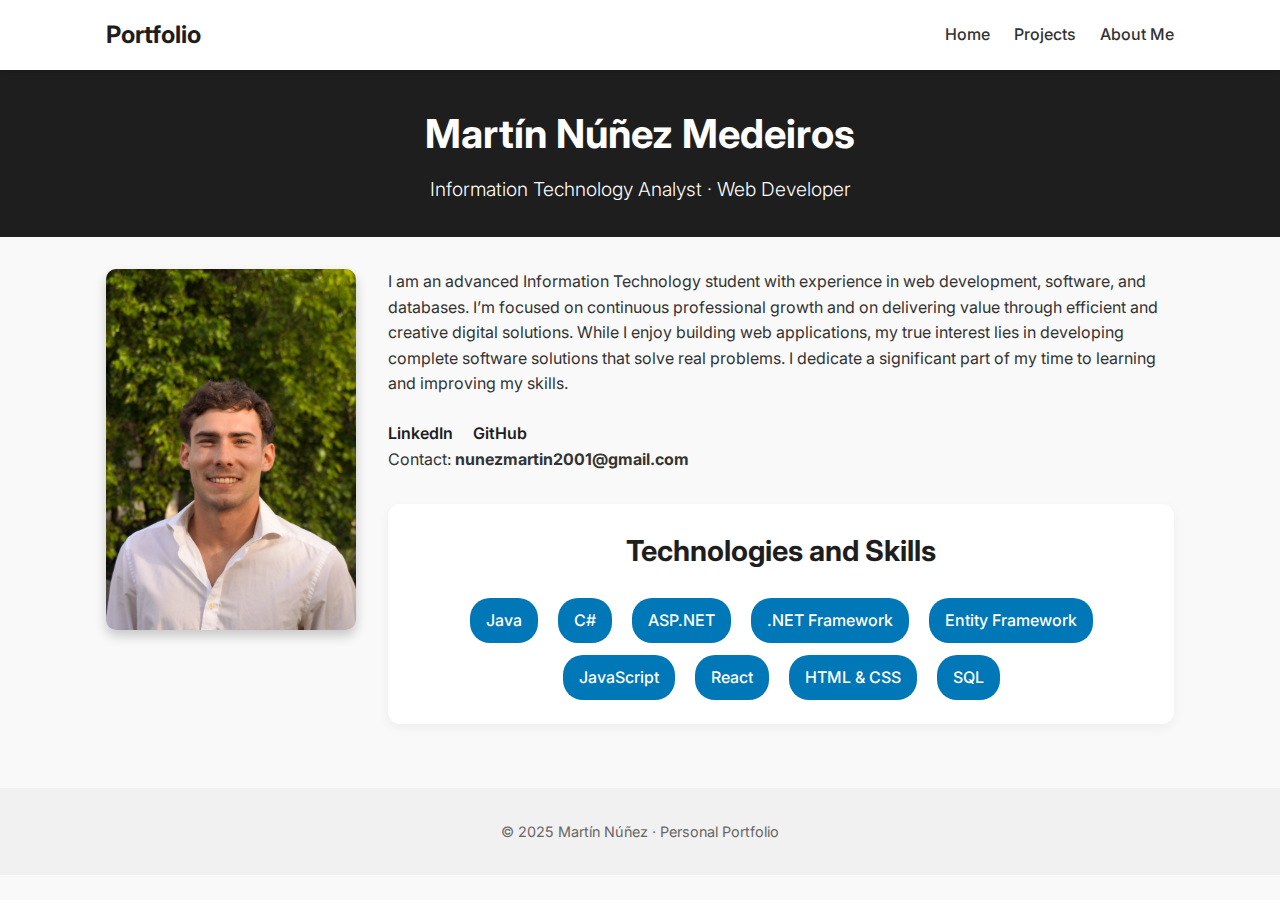
<file: index.html>
<!DOCTYPE html>
<html lang="en">
  <head>
    <meta charset="UTF-8" />
    <meta name="viewport" content="width=device-width, initial-scale=1.0" />
    <title>Portfolio</title>

    <link rel="stylesheet" href="estilos.css" />
    <link
      href="https://fonts.googleapis.com/css2?family=Inter:wght@400;700&display=swap"
      rel="stylesheet"
    />
  </head>
  <body>
    <nav>
      <div class="nav-container">
        <a href="index.html" class="logo">Portfolio</a>
        <ul class="nav-links">
          <li><a href="index.html">Home</a></li>
          <li><a href="proyectos.html">Projects</a></li>
          <li><a href="sobreMi.html">About Me</a></li>
        </ul>
        <button class="menu-toggle" onclick="toggleMenu()">☰</button>
      </div>
    </nav>

    <header>
      <h1>Martín Núñez Medeiros</h1>
      <p>Information Technology Analyst · Web Developer</p>
    </header>

    <div class="container">
      <div class="image-section">
        <img src="imgs/DSC04368 - copia.jpg" alt="Profile photo" />
      </div>
      <div class="info-section">
        <p>
           I am an advanced Information Technology student with experience in web development, software, and databases.
I’m focused on continuous professional growth and on delivering value through efficient and creative digital solutions.
While I enjoy building web applications, my true interest lies in developing complete software solutions that solve real problems.
I dedicate a significant part of my time to learning and improving my skills.
        </p>

        <div class="contact-links">
          <a
            href="https://www.linkedin.com/in/nu%C3%B1ezmedeirosmartin/"
            target="_blank"
            >LinkedIn</a
          >
          <a href="https://github.com/NunezMedeirosMartin/" target="_blank"
            >GitHub</a
          >
          <p>Contact: <strong>nunezmartin2001@gmail.com</strong></p>
        </div>
        <section class="tech-section">
          <h2>Technologies and Skills</h2>
          <ul class="tech-list">
            <li>Java</li>
            <li>C#</li>
            <li>ASP.NET</li>
            <li>.NET Framework</li>
            <li>Entity Framework</li>
            <li>JavaScript</li>
            <li>React</li>
            <li>HTML & CSS</li>
            <li>SQL</li>
          </ul>
        </section>
      </div>
    </div>

    <footer>© 2025 Martín Núñez · Personal Portfolio</footer>

    <script src="script.js"></script>
  </body>
</html>
</file>
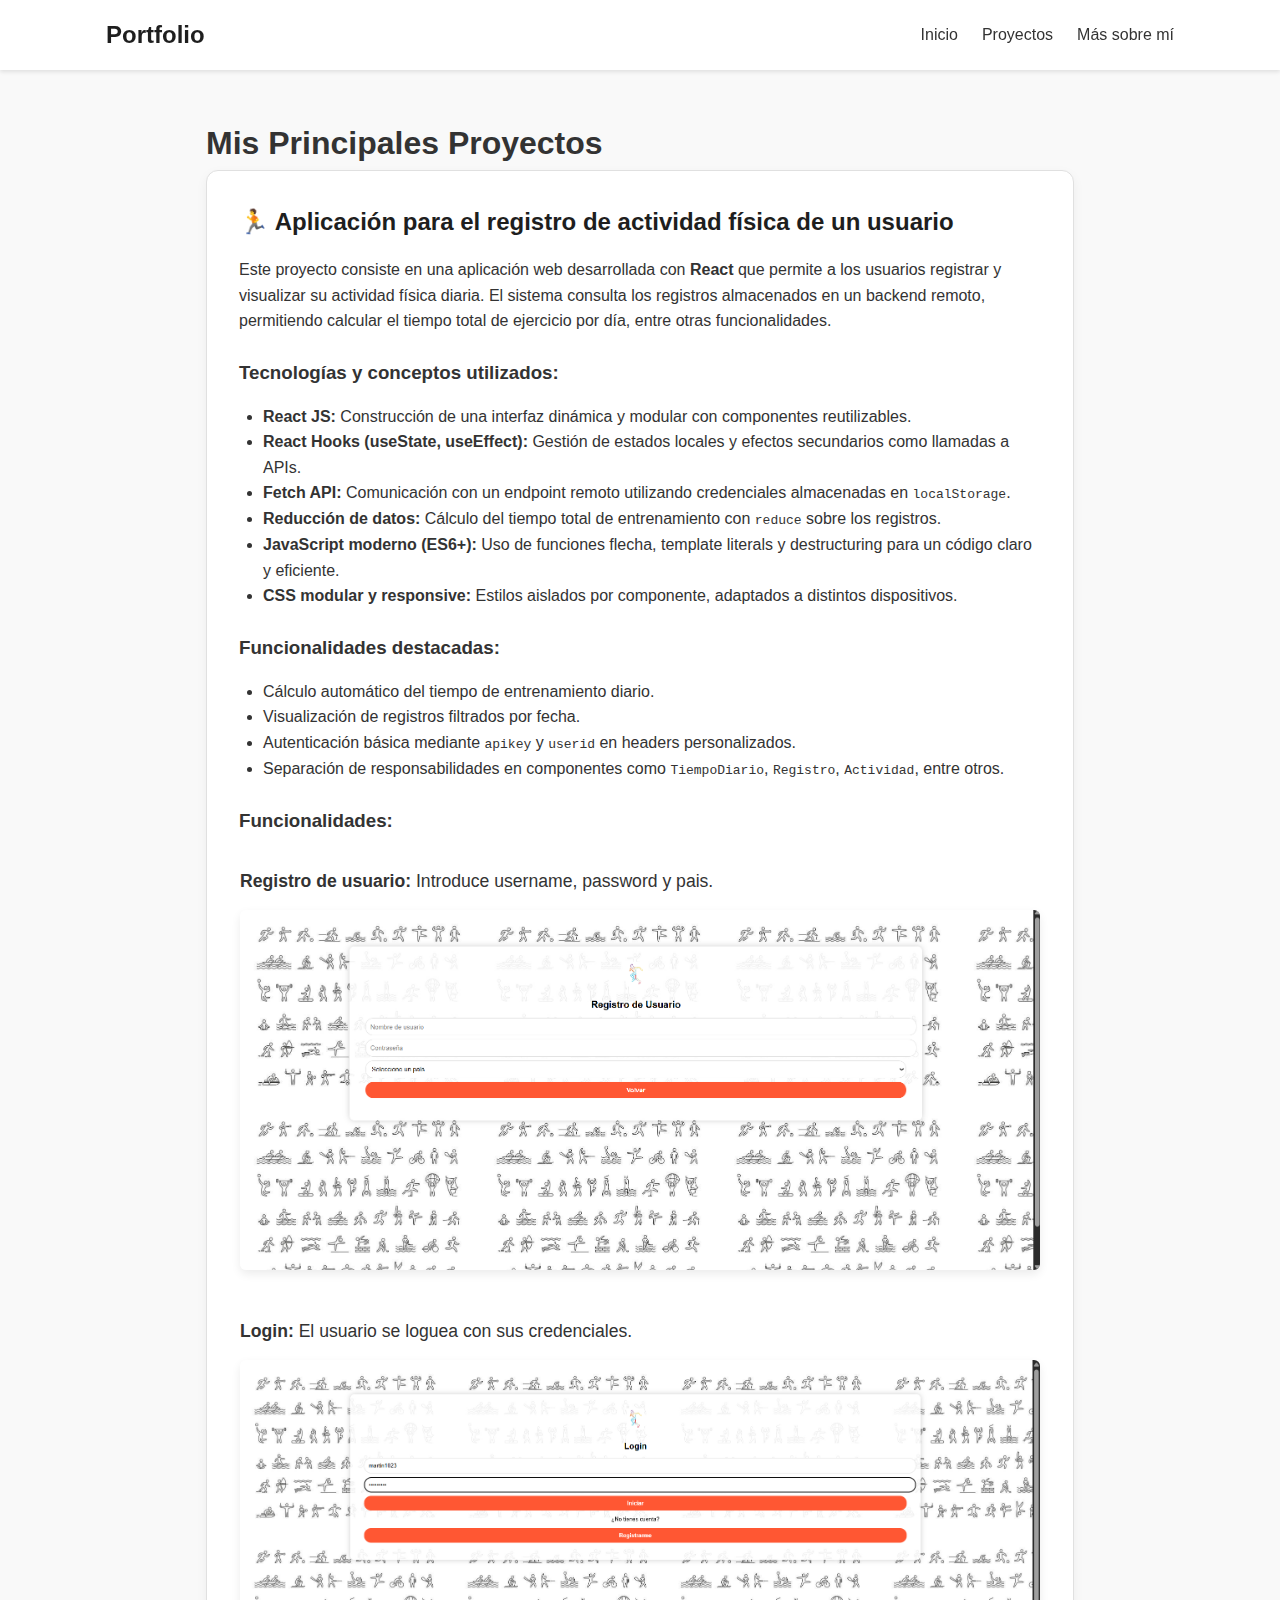
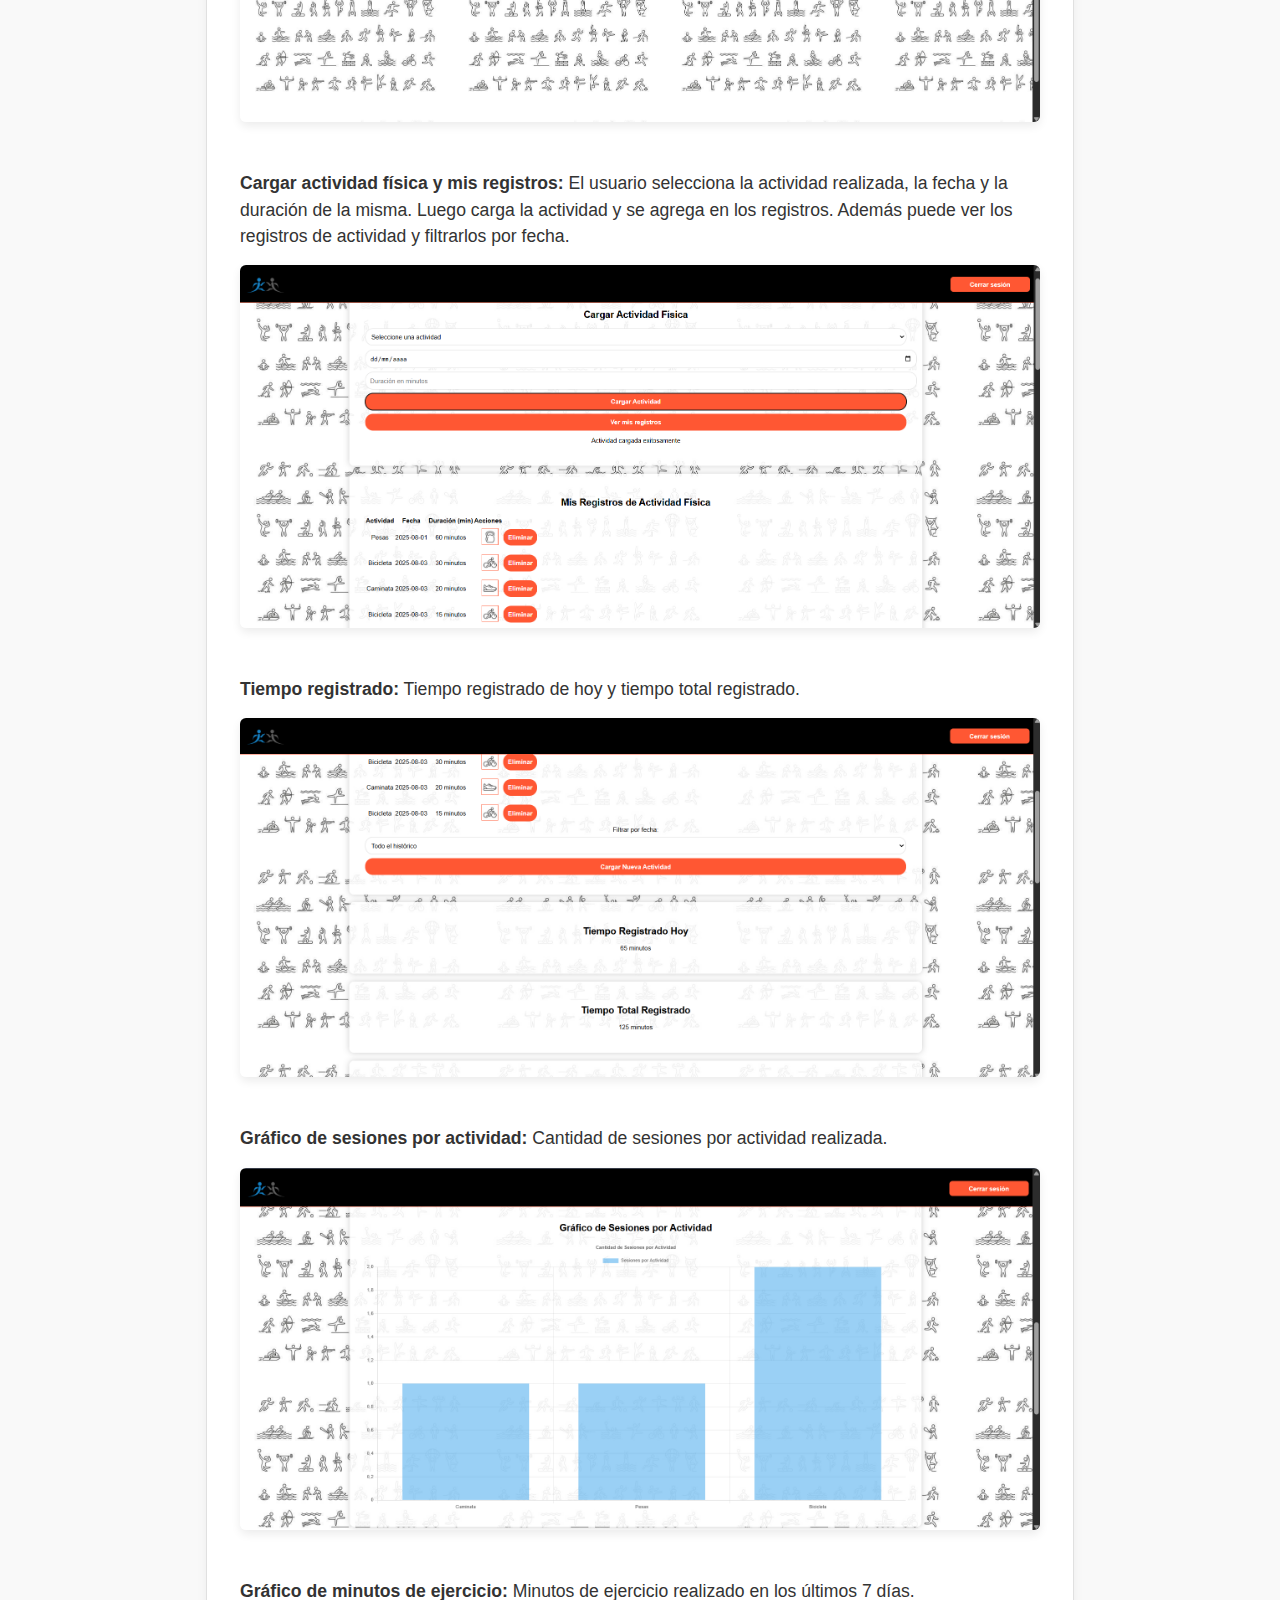
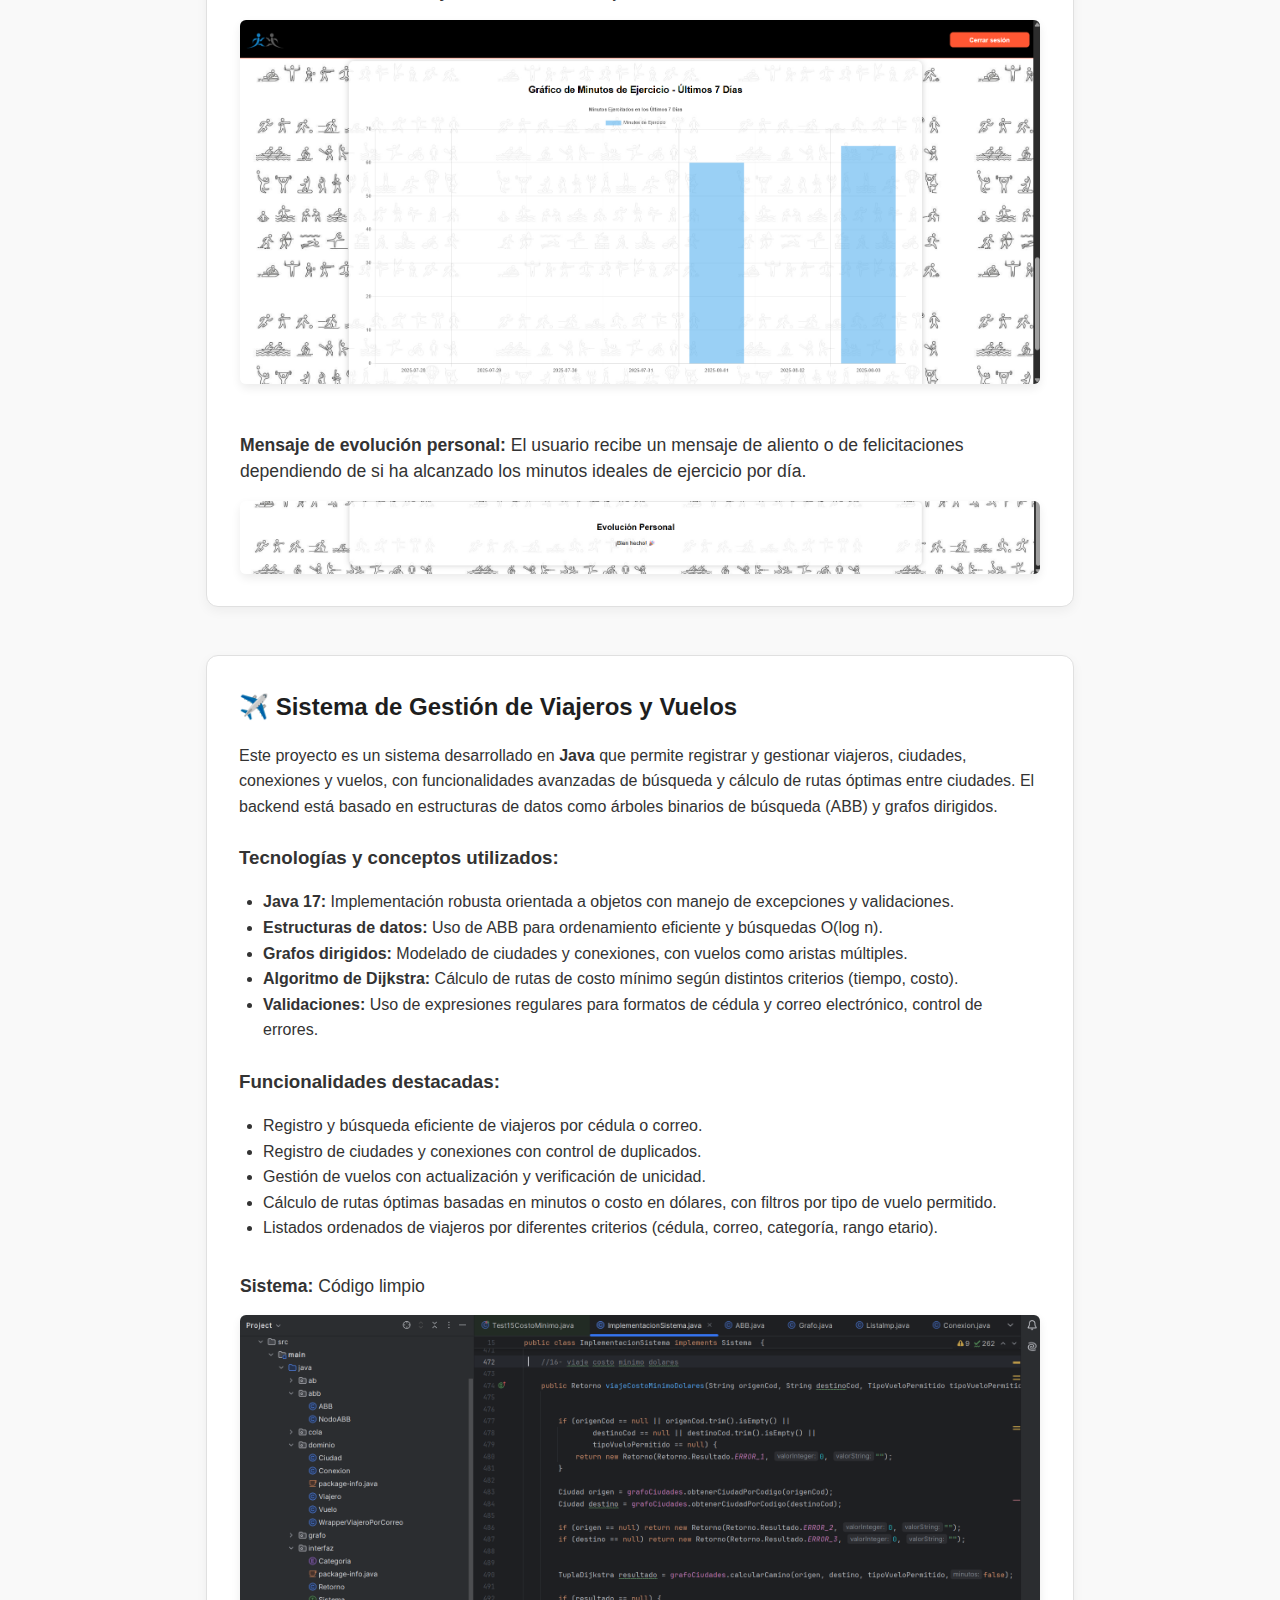
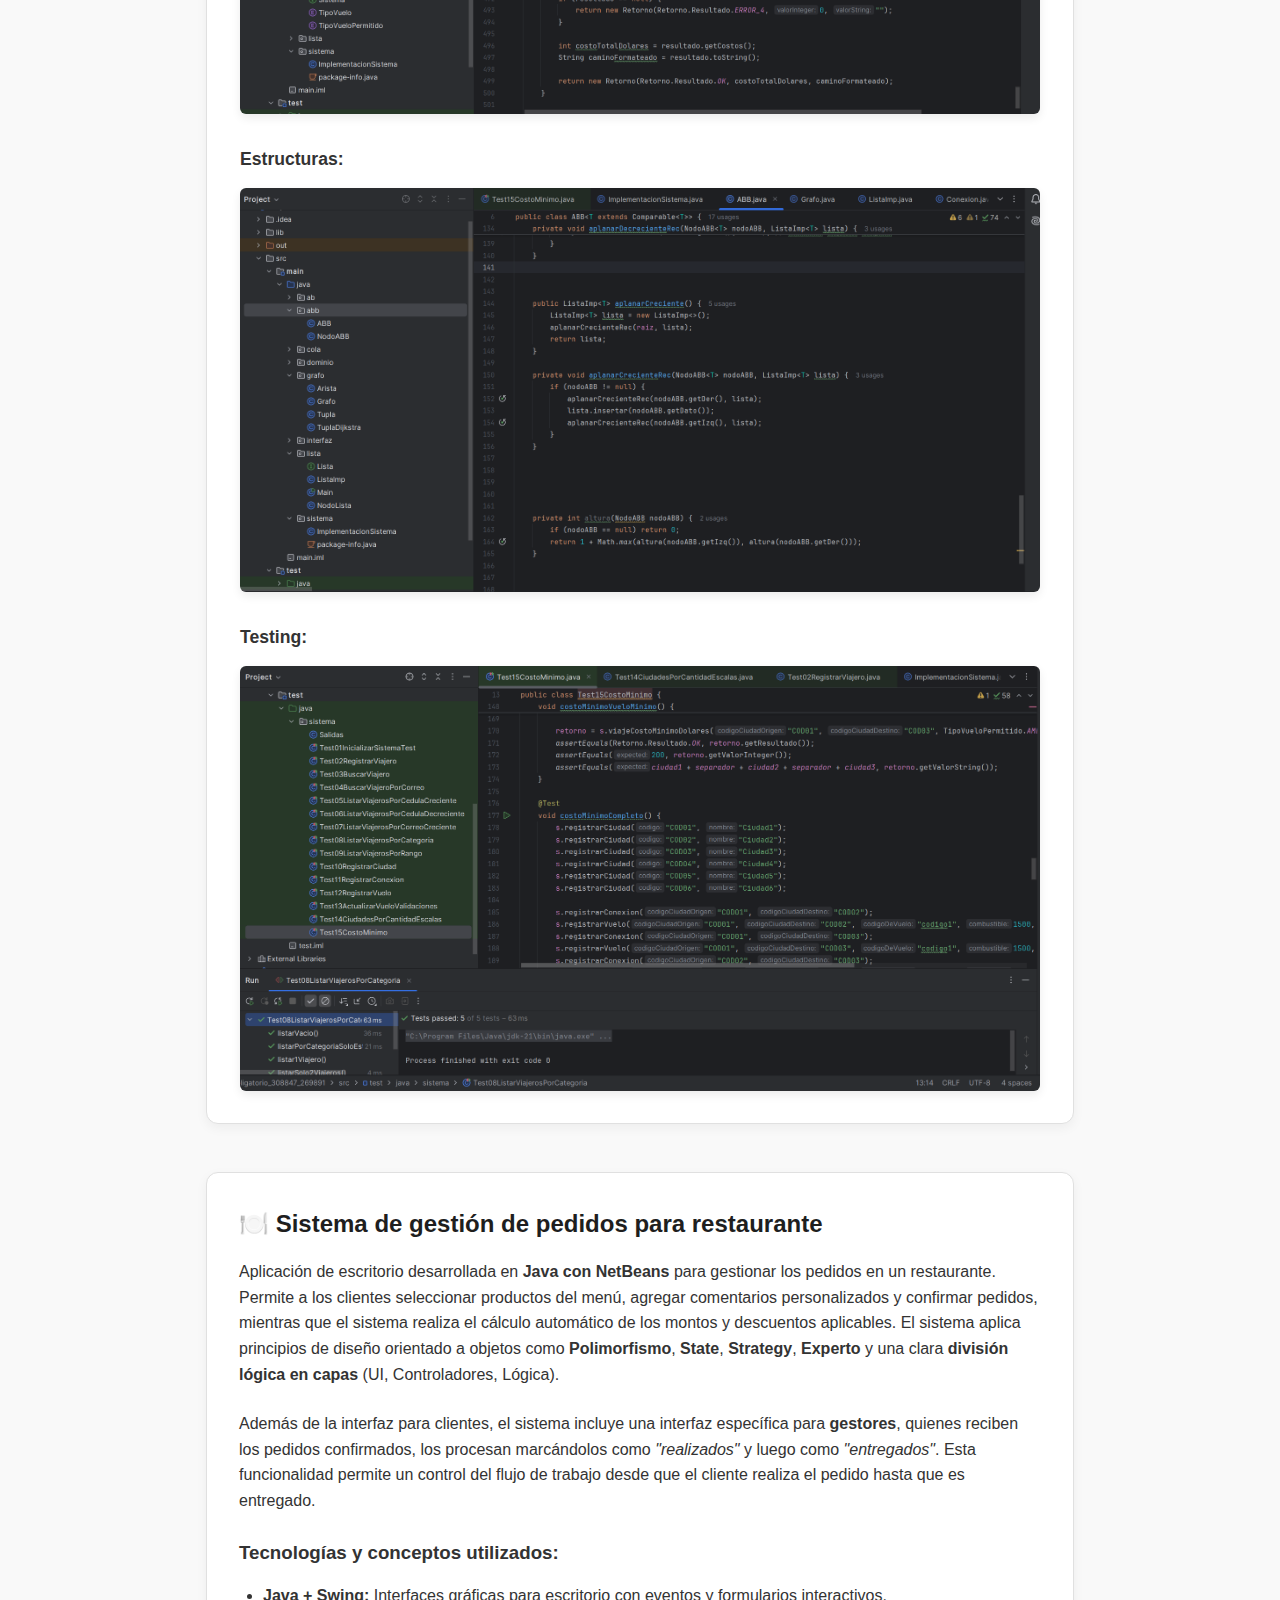
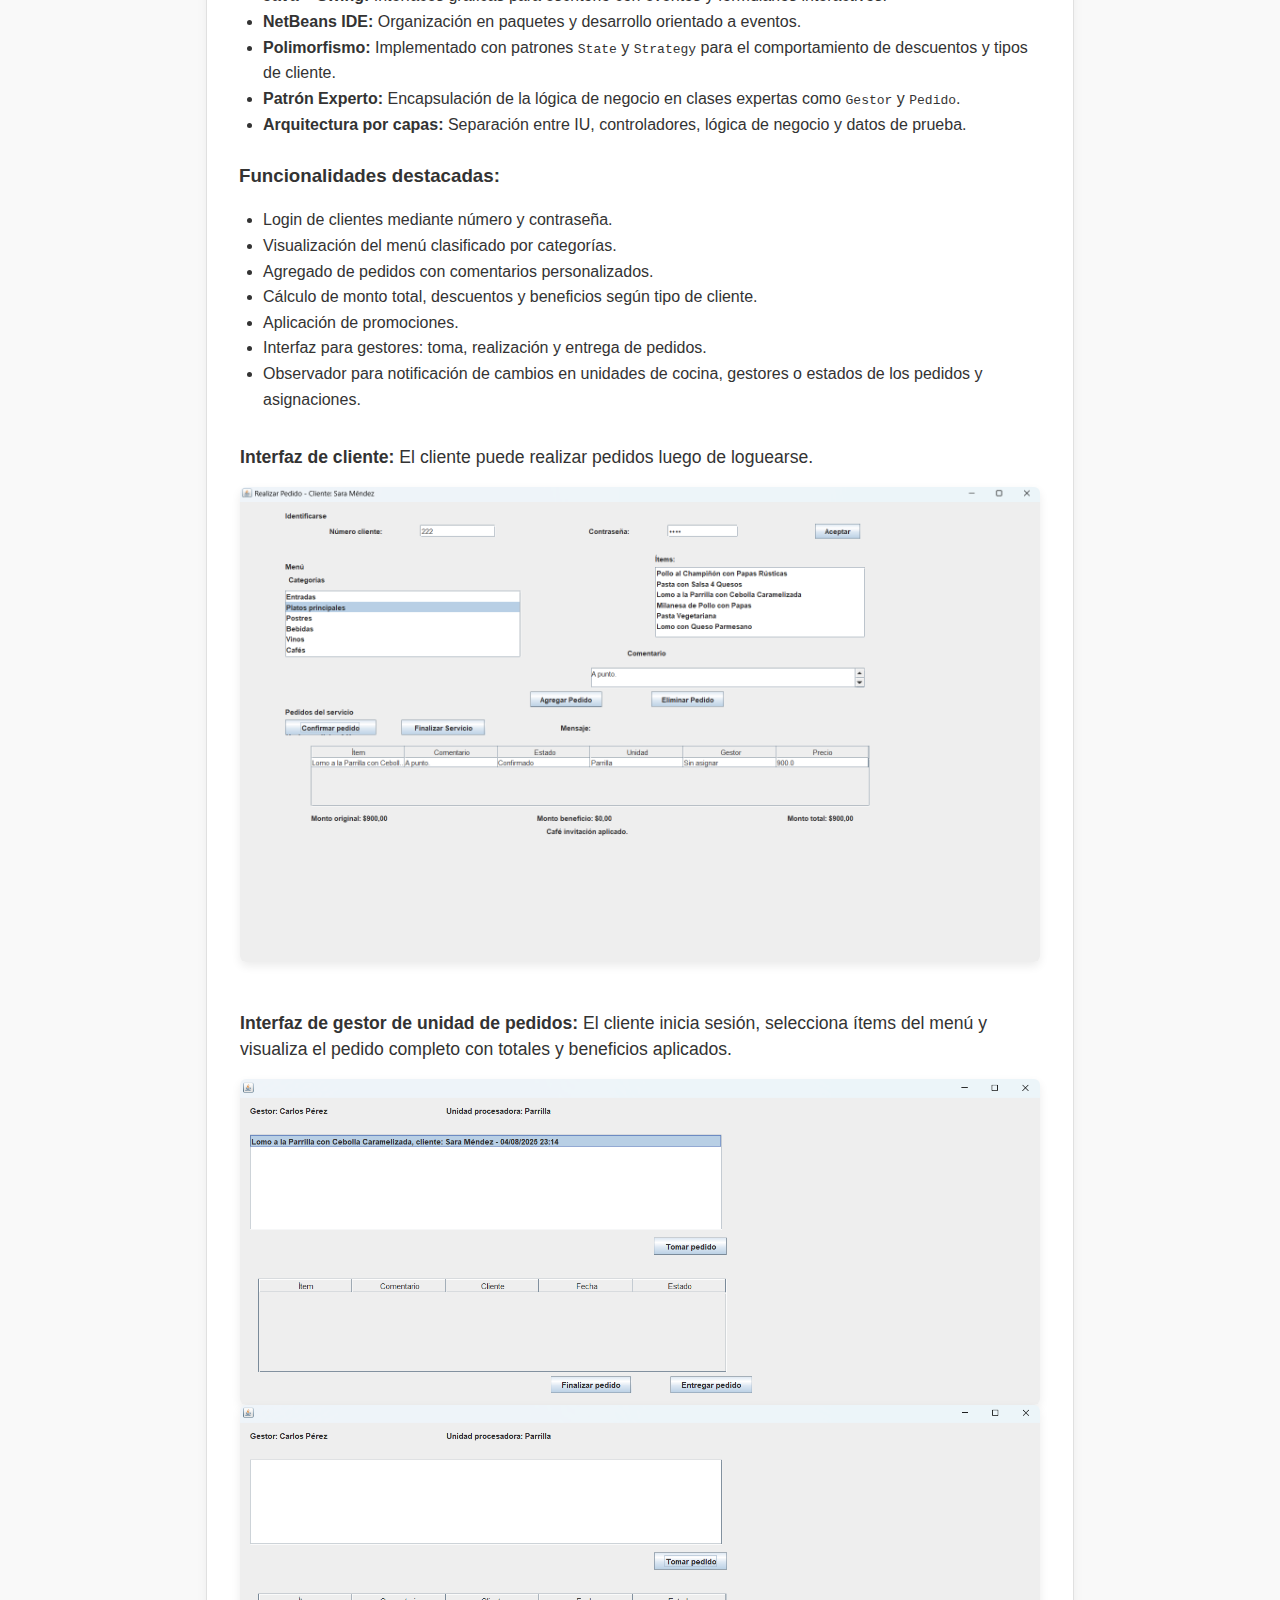
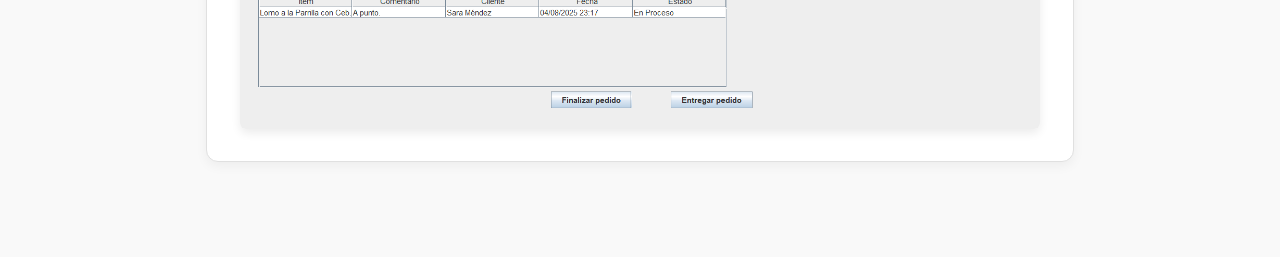
<file: proyectos.html>
<!DOCTYPE html>
<html lang="en">
<head>
    <meta charset="UTF-8">
    <meta name="viewport" content="width=device-width, initial-scale=1.0">
    <title>Document</title>
    <link rel="stylesheet" href="estilos.css" />
</head>
<body>
  <nav>
    <div class="nav-container">
      <a href="index.html" class="logo">Portfolio</a>
      <ul class="nav-links">
        <button class="menu-toggle" onclick="toggleMenu()">☰</button>
        <li><a href="index.html">Inicio</a></li>
        <li><a href="proyectos.html">Proyectos</a></li>
        <li><a href="sobreMi.html">Más sobre mí</a></li>
      </ul>
    </div>
  </nav>

  <main class="contenido">
    <h1>Mis Principales Proyectos</h1>

    <section class="proyecto">
  <h2>🏃 Aplicación para el registro de actividad física de un usuario</h2>

  <p>
    Este proyecto consiste en una aplicación web desarrollada con <strong>React</strong> que permite a los usuarios registrar y visualizar 
    su actividad física diaria. El sistema consulta los registros almacenados en un backend remoto, permitiendo calcular el tiempo total de 
    ejercicio por día, entre otras funcionalidades.
  </p>

  <h3> Tecnologías y conceptos utilizados:</h3>
  <ul>
    <li><strong>React JS:</strong> Construcción de una interfaz dinámica y modular con componentes reutilizables.</li>
    <li><strong>React Hooks (useState, useEffect):</strong> Gestión de estados locales y efectos secundarios como llamadas a APIs.</li>
    <li><strong>Fetch API:</strong> Comunicación con un endpoint remoto utilizando credenciales almacenadas en <code>localStorage</code>.</li>
    <li><strong>Reducción de datos:</strong> Cálculo del tiempo total de entrenamiento con <code>reduce</code> sobre los registros.</li>
    <li><strong>JavaScript moderno (ES6+):</strong> Uso de funciones flecha, template literals y destructuring para un código claro y eficiente.</li>
    <li><strong>CSS modular y responsive:</strong> Estilos aislados por componente, adaptados a distintos dispositivos.</li>
  </ul>

  <h3> Funcionalidades destacadas:</h3>
  <ul>
    <li>Cálculo automático del tiempo de entrenamiento diario.</li>
    <li>Visualización de registros filtrados por fecha.</li>
    <li>Autenticación básica mediante <code>apikey</code> y <code>userid</code> en headers personalizados.</li>
    <li>Separación de responsabilidades en componentes como <code>TiempoDiario</code>, <code>Registro</code>, <code>Actividad</code>, entre otros.</li>
  </ul>

  <h3>Funcionalidades:</h3>
<div class="galeria">
  <figure>
    <figcaption><strong>Registro de usuario:</strong> Introduce username, password y pais.</figcaption>
    <img src="imgs/actFisica1.png" alt="Pantalla de registro">
  </figure>

  <figure>
    <figcaption><strong>Login:</strong> El usuario se loguea con sus credenciales.</figcaption>
    <img src="imgs/actFisica2.png" alt="Login">
  </figure>

  <figure>
    <figcaption><strong>Cargar actividad física y mis registros:</strong> El usuario selecciona la actividad realizada, la fecha y la duración de la misma. Luego 
        carga la actividad y se agrega en los registros. Además puede ver los registros de actividad y filtrarlos por fecha.</figcaption>
    <img src="imgs/actFisica4.png" alt= "Cargar actividad y registro">
  </figure>

  <figure>
    <figcaption><strong>Tiempo registrado:</strong> Tiempo registrado de hoy y tiempo total registrado.</figcaption>
    <img src="imgs/actFisica5.png" alt="Tiempo registrado">
  </figure>

  <figure>
    <figcaption><strong>Gráfico de sesiones por actividad:</strong> Cantidad de sesiones por actividad realizada.</figcaption>
    <img src="imgs/actFisica6.png" alt="Grafico sesiones.">
  </figure>

  <figure>
    <figcaption><strong>Gráfico de minutos de ejercicio:</strong> Minutos de ejercicio realizado en los últimos 7 días.</figcaption>
    <img src="imgs/actFisica7.png" alt="Gráfico minutos">
  </figure>

  <figure>
    <figcaption><strong>Mensaje de evolución personal:</strong> El usuario recibe un mensaje de aliento o de felicitaciones dependiendo
        de si ha alcanzado los minutos ideales de ejercicio por día.</figcaption>
    <img src="imgs/actFisica8.png" alt="Mensaje al usuario">
  </figure>
</div>

</section>

<section class="proyecto">
  <h2>✈️ Sistema de Gestión de Viajeros y Vuelos</h2>

  <p>
    Este proyecto es un sistema desarrollado en <strong>Java</strong> que permite registrar y gestionar viajeros, ciudades, conexiones y vuelos,
    con funcionalidades avanzadas de búsqueda y cálculo de rutas óptimas entre ciudades. El backend está basado en estructuras de datos
    como árboles binarios de búsqueda (ABB) y grafos dirigidos.
  </p>

  <h3> Tecnologías y conceptos utilizados:</h3>
  <ul>
    <li><strong>Java 17:</strong> Implementación robusta orientada a objetos con manejo de excepciones y validaciones.</li>
    <li><strong>Estructuras de datos:</strong> Uso de ABB para ordenamiento eficiente y búsquedas O(log n).</li>
    <li><strong>Grafos dirigidos:</strong> Modelado de ciudades y conexiones, con vuelos como aristas múltiples.</li>
    <li><strong>Algoritmo de Dijkstra:</strong> Cálculo de rutas de costo mínimo según distintos criterios (tiempo, costo).</li>
    <li><strong>Validaciones:</strong> Uso de expresiones regulares para formatos de cédula y correo electrónico, control de errores.</li>
  </ul>

  <h3> Funcionalidades destacadas:</h3>
  <ul>
    <li>Registro y búsqueda eficiente de viajeros por cédula o correo.</li>
    <li>Registro de ciudades y conexiones con control de duplicados.</li>
    <li>Gestión de vuelos con actualización y verificación de unicidad.</li>
    <li>Cálculo de rutas óptimas basadas en minutos o costo en dólares, con filtros por tipo de vuelo permitido.</li>
    <li>Listados ordenados de viajeros por diferentes criterios (cédula, correo, categoría, rango etario).</li>
  </ul>

  <div class="galeria">
    <figure>
      <figcaption><strong>Sistema: </strong> Código limpio</figcaption>
      <img src="imgs/sistemaDeAerolineas3.png" alt="sistema" />
    </figure>
  </div>
  <div class="galeria">
    <figure>
      <figcaption><strong>Estructuras:</strong></figcaption>
      <img src="imgs/sistemaDeAerolineas2.png" alt="estructuras" />
    </figure>
  </div>
  <div class="galeria">
    <figure>
      <figcaption><strong>Testing:</strong></figcaption>
      <img src="imgs/sistemaDeAerolineas.png" alt="testing" />
    </figure>
  </div>
</section>



<section class="proyecto">
  <h2>🍽️ Sistema de gestión de pedidos para restaurante</h2>

  <p>
    Aplicación de escritorio desarrollada en <strong>Java con NetBeans</strong> para gestionar los pedidos en un restaurante. Permite a los
     clientes seleccionar productos del menú, agregar comentarios personalizados y confirmar pedidos, mientras que el sistema realiza el cálculo
      automático de los montos y descuentos aplicables.  
    El sistema aplica principios de diseño orientado a objetos como <strong>Polimorfismo</strong>, <strong>State</strong>, 
    <strong>Strategy</strong>, <strong>Experto</strong> y una clara <strong>división lógica en capas</strong> (UI, Controladores, Lógica).
  </p>

  <p>
    Además de la interfaz para clientes, el sistema incluye una interfaz específica para <strong>gestores</strong>, quienes reciben los pedidos 
    confirmados, los procesan marcándolos como <em>"realizados"</em> y luego como <em>"entregados"</em>. Esta funcionalidad permite un control 
    del flujo de trabajo desde que el cliente realiza el pedido hasta que es entregado.
  </p>

  <h3> Tecnologías y conceptos utilizados:</h3>
  <ul>
    <li><strong>Java + Swing:</strong> Interfaces gráficas para escritorio con eventos y formularios interactivos.</li>
    <li><strong>NetBeans IDE:</strong> Organización en paquetes y desarrollo orientado a eventos.</li>
    <li><strong>Polimorfismo:</strong> Implementado con patrones <code>State</code> y <code>Strategy</code> para el comportamiento de descuentos 
      y tipos de cliente.</li>
    <li><strong>Patrón Experto:</strong> Encapsulación de la lógica de negocio en clases expertas como <code>Gestor</code> y <code>Pedido</code>.
    </li>
    <li><strong>Arquitectura por capas:</strong> Separación entre IU, controladores, lógica de negocio y datos de prueba.</li>
  </ul>

  <h3> Funcionalidades destacadas:</h3>
  <ul>
    <li>Login de clientes mediante número y contraseña.</li>
    <li>Visualización del menú clasificado por categorías.</li>
    <li>Agregado de pedidos con comentarios personalizados.</li>
    <li>Cálculo de monto total, descuentos y beneficios según tipo de cliente.</li>
    <li>Aplicación de promociones.</li>
    <li>Interfaz para gestores: toma, realización y entrega de pedidos.</li>
    <li>Observador para notificación de cambios en unidades de cocina, gestores o estados de los pedidos y asignaciones.</li>
  </ul>

  <div class="galeria">
    <figure>
    <figcaption><strong>Interfaz de cliente:</strong> El cliente puede realizar pedidos luego de loguearse.</figcaption>
    <img src="imgs/restauranteInterfazCliente2.png" alt="Interfaz Cliente">
  </figure>

  <figure>
    <figcaption><strong>Interfaz de gestor de unidad de pedidos:</strong> El cliente inicia sesión, selecciona ítems del menú y visualiza 
      el pedido completo con totales y beneficios aplicados.</figcaption>
      <img src="imgs/restauranteInterfazGestor2.png" alt="Interfaz Gestor Pedidos1">
    <img src="imgs/restauranteInterfazGestor1.png" alt="Interfaz Gestor Pedidos2">
  </figure>

</section>


  </main>

<script src="script.js"></script>



</body>
</html>
</file>
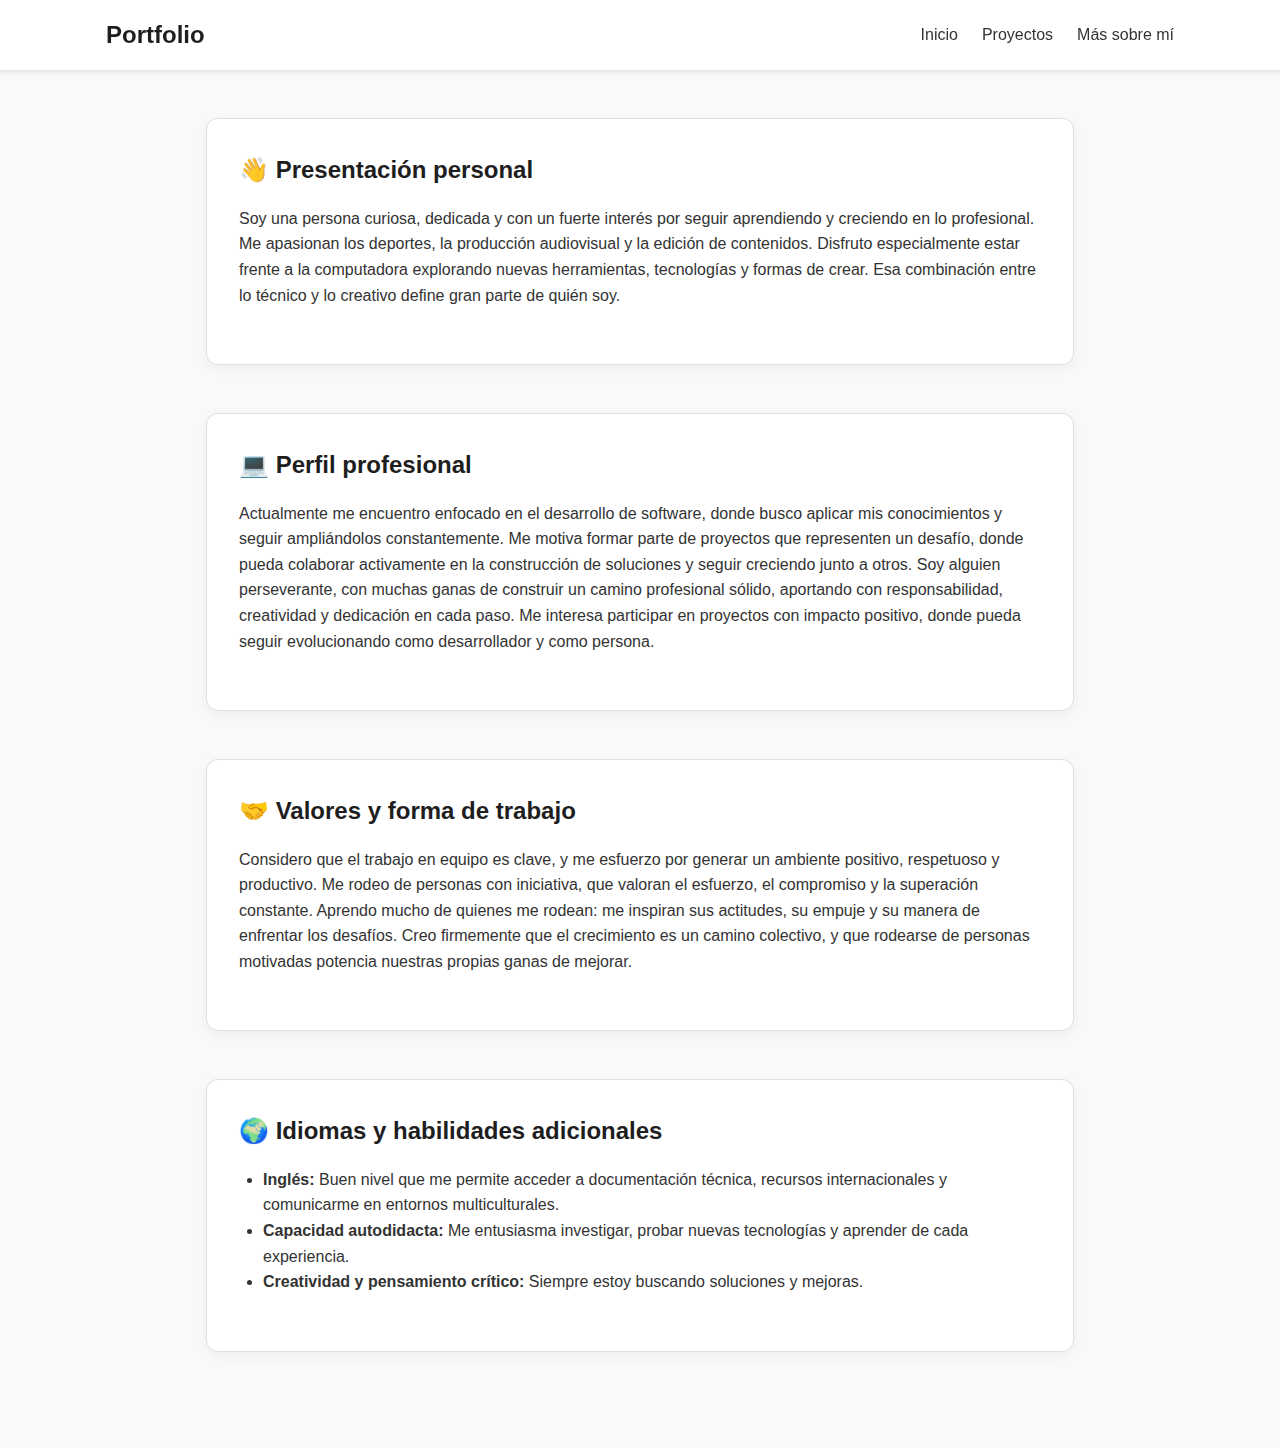
<file: sobreMi.html>
<!DOCTYPE html>
<html lang="es">
<head>
  <meta charset="UTF-8" />
  <meta name="viewport" content="width=device-width, initial-scale=1.0"/>
  <title>Sobre mí</title>
  <link rel="stylesheet" href="estilos.css" />
</head>
<body>
  <nav>
    <div class="nav-container">
      <a href="index.html" class="logo">Portfolio</a>
      <ul class="nav-links">
        <button class="menu-toggle" onclick="toggleMenu()">☰</button>
        <li><a href="index.html">Inicio</a></li>
        <li><a href="proyectos.html">Proyectos</a></li>
        <li><a href="sobreMi.html">Más sobre mí</a></li>
      </ul>
    </div>
  </nav>

  <main class="contenido">
    

    <section class="proyecto">
      <h2>👋 Presentación personal</h2>
      <p>
        Soy una persona curiosa, dedicada y con un fuerte interés por seguir aprendiendo y creciendo en lo profesional.
        Me apasionan los deportes, la producción audiovisual y la edición de contenidos. Disfruto especialmente estar frente a la computadora explorando nuevas herramientas, tecnologías y formas de crear. Esa combinación entre lo técnico y lo creativo define gran parte de quién soy.
      </p>
    </section>

    <section class="proyecto">
      <h2>💻 Perfil profesional</h2>
      <p>
        Actualmente me encuentro enfocado en el desarrollo de software, donde busco aplicar mis conocimientos y seguir ampliándolos constantemente.
        Me motiva formar parte de proyectos que representen un desafío, donde pueda colaborar activamente en la construcción de soluciones y seguir creciendo junto a otros.
        Soy alguien perseverante, con muchas ganas de construir un camino profesional sólido, aportando con responsabilidad, creatividad y dedicación en cada paso.
        Me interesa participar en proyectos con impacto positivo, donde pueda seguir evolucionando como desarrollador y como persona.
      </p>
    </section>

    <section class="proyecto">
      <h2>🤝 Valores y forma de trabajo</h2>
      <p>
        Considero que el trabajo en equipo es clave, y me esfuerzo por generar un ambiente positivo, respetuoso y productivo.
        Me rodeo de personas con iniciativa, que valoran el esfuerzo, el compromiso y la superación constante.
        Aprendo mucho de quienes me rodean: me inspiran sus actitudes, su empuje y su manera de enfrentar los desafíos.
        Creo firmemente que el crecimiento es un camino colectivo, y que rodearse de personas motivadas potencia nuestras propias ganas de mejorar.
      </p>
    </section>

    <section class="proyecto">
      <h2>🌍 Idiomas y habilidades adicionales</h2>
      <ul>
        <li><strong>Inglés:</strong> Buen nivel que me permite acceder a documentación técnica, recursos internacionales y comunicarme en entornos multiculturales.</li>
        <li><strong>Capacidad autodidacta:</strong> Me entusiasma investigar, probar nuevas tecnologías y aprender de cada experiencia.</li>
        <li><strong>Creatividad y pensamiento crítico:</strong> Siempre estoy buscando soluciones y mejoras.</li>
      </ul>
    </section>
  </main>

  <script src="script.js"></script>


</body>
</html>
</file>
<file: estilos.css>
/* Reset básico */
* {
  margin: 0;
  padding: 0;
  box-sizing: border-box;
}

body {
  font-family: 'Inter', sans-serif;
  background-color: #f9f9f9;
  color: #333;
  line-height: 1.6;
}


/* Navbar */
nav {
  background-color: #ffffff;
  box-shadow: 0 2px 4px rgba(0, 0, 0, 0.1);
  padding: 1rem 0;
  position: sticky;
  top: 0;
  z-index: 1000;
}

.nav-container {
  max-width: 1100px;
  margin: 0 auto;
  padding: 0 1rem;
  display: flex;
  justify-content: space-between;
  align-items: center;
}

.logo {
  font-weight: bold;
  font-size: 1.5rem;
  color: #1e1e1e;
  text-decoration: none;
}

.nav-links {
  list-style: none;
  display: flex;
  gap: 1.5rem;
}

.nav-links li a {
  text-decoration: none;
  color: #333;
  font-weight: 500;
  transition: color 0.3s ease;
}

.nav-links li a:hover {
  color: #0077b6;
}

/* Responsive nav */
@media (max-width: 768px) {
  .nav-links {
    flex-direction: column;
    align-items: flex-start;
    padding-top: 1rem;
    display: none; /* Podés implementar un menú hamburguesa si querés */
  }
}

/* Encabezado */
header {
  background-color: #1e1e1e;
  color: white;
  padding: 2rem 1rem;
  text-align: center;
}

header h1 {
  font-size: 2.5rem;
  margin-bottom: 0.5rem;
}

header p {
  font-size: 1.2rem;
  font-weight: 300;
}

/* Contenedor principal */
.container {
  display: flex;
  flex-wrap: wrap;
  justify-content: center;
  align-items: flex-start;
  gap: 2rem;
  padding: 2rem 1rem;
  max-width: 1100px;
  margin: auto;
}

/* Imagen */
.image-section img {
  max-width: 250px;
  border-radius: 10px;
  box-shadow: 0 6px 12px rgba(0, 0, 0, 0.2);
}

/* Info */
.info-section {
  flex: 1;
  min-width: 280px;
}

.info-section h2 {
  font-size: 1.8rem;
  margin-bottom: 1rem;
  color: #1e1e1e;
}

.info-section p {
  font-size: 1rem;
  margin-bottom: 1.5rem;
}

/* Enlaces */
.contact-links a {
  display: inline-block;
  margin-right: 1rem;
  text-decoration: none;
  font-weight: 600;
  color: #1e1e1e;
  transition: all 0.3s ease;
}

.contact-links a:hover {
  color: #0077b6;
  transform: scale(1.05);
}

/* Pie de página */
footer {
  text-align: center;
  padding: 2rem 1rem;
  font-size: 0.9rem;
  color: #666;
  background-color: #f1f1f1;
  margin-top: 2rem;
}

/* Responsive */
@media (max-width: 768px) {
  .container {
    flex-direction: column;
    text-align: center;
  }

  .contact-links a {
    display: block;
    margin-bottom: 0.5rem;
  }
}

main.contenido {
  max-width: 900px;
  margin: 2rem auto;
  padding: 1rem;
}

.proyecto {
  margin-bottom: 2rem;
}

.proyecto img {
  max-width: 100%;
  height: auto;
  border-radius: 8px;
}

.form-contacto {
  display: flex;
  flex-direction: column;
  gap: 1rem;
  max-width: 500px;
}

.form-contacto input,
.form-contacto textarea {
  padding: 0.5rem;
  font-size: 1rem;
  border: 1px solid #ccc;
  border-radius: 4px;
}

.form-contacto button {
  background-color: #0077b6;
  color: #fff;
  border: none;
  padding: 0.7rem;
  cursor: pointer;
  border-radius: 4px;
}

.form-contacto button:hover {
  background-color: #023e8a;
}

.galeria {
  display: flex;
  flex-direction: column;
  gap: 3rem; /* más espacio entre bloques */
  margin-top: 2rem;
}

.galeria figure {
  display: flex;
  flex-direction: column;
  align-items: flex-start;
  max-width: 800px;
  margin: 0 auto;
}

.galeria figcaption {
  font-size: 1.1rem;
  margin-bottom: 1rem;
  line-height: 1.5;
}

.galeria img {
  width: 100%;
  height: auto;
  border-radius: 6px;
  box-shadow: 0 4px 10px rgba(0, 0, 0, 0.08);
}


.proyecto {
  background-color: #ffffff;
  padding: 2rem;
  margin-bottom: 3rem;
  border-radius: 12px;
  box-shadow: 0 4px 12px rgba(0, 0, 0, 0.05);
  border: 1px solid #e0e0e0;
  transition: transform 0.2s ease;
}

.proyecto:hover {
  transform: translateY(-4px);
  box-shadow: 0 6px 20px rgba(0, 0, 0, 0.08);
}

.proyecto h2 {
  margin-bottom: 1rem;
  color: #1e1e1e;
}

.proyecto ul {
  margin-top: 1rem;
  padding-left: 1.5rem;
}

.proyecto p,
.proyecto ul {
  margin-bottom: 1.5rem;
}


.menu-toggle {
  display: none;
  background: none;
  border: none;
  font-size: 2rem;
  cursor: pointer;
  color: #333;
}

@media (max-width: 768px) {
  .menu-toggle {
    display: block;
  }

  .nav-links {
    display: none;
    flex-direction: column;
    width: 100%;
    background-color: #ffffff;
    position: absolute;
    top: 60px; /* depende del alto de tu nav */
    left: 0;
    padding: 1rem;
    box-shadow: 0 4px 8px rgba(0,0,0,0.1);
  }

  .nav-links.active {
    display: flex;
  }
}



.tech-section {
  background-color: #ffffff;
  padding: 1.5rem 1rem;
  margin-top: 2rem;
  border-radius: 12px;
  box-shadow: 0 4px 12px rgba(0, 0, 0, 0.05);
  text-align: left; /* o center si preferís */
}


.tech-section h2 {
  font-size: 1.8rem;
  color: #1e1e1e;
  margin-bottom: 1.5rem;
  text-align: center;
}


.tech-list {
  display: flex;
  flex-wrap: wrap;
  justify-content: center;
  gap: 0.75rem 1.25rem;
  list-style: none;
  padding: 0;
  margin: 0;
}

.tech-list li {
  background-color: #0077b6;
  color: #fff;
  padding: 0.6rem 1rem;
  border-radius: 20px;
  font-size: 1rem;
  font-weight: 500;
  white-space: nowrap;
  transition: background-color 0.3s ease;
}

.tech-list li:hover {
  background-color: #023e8a;
}
</file>
